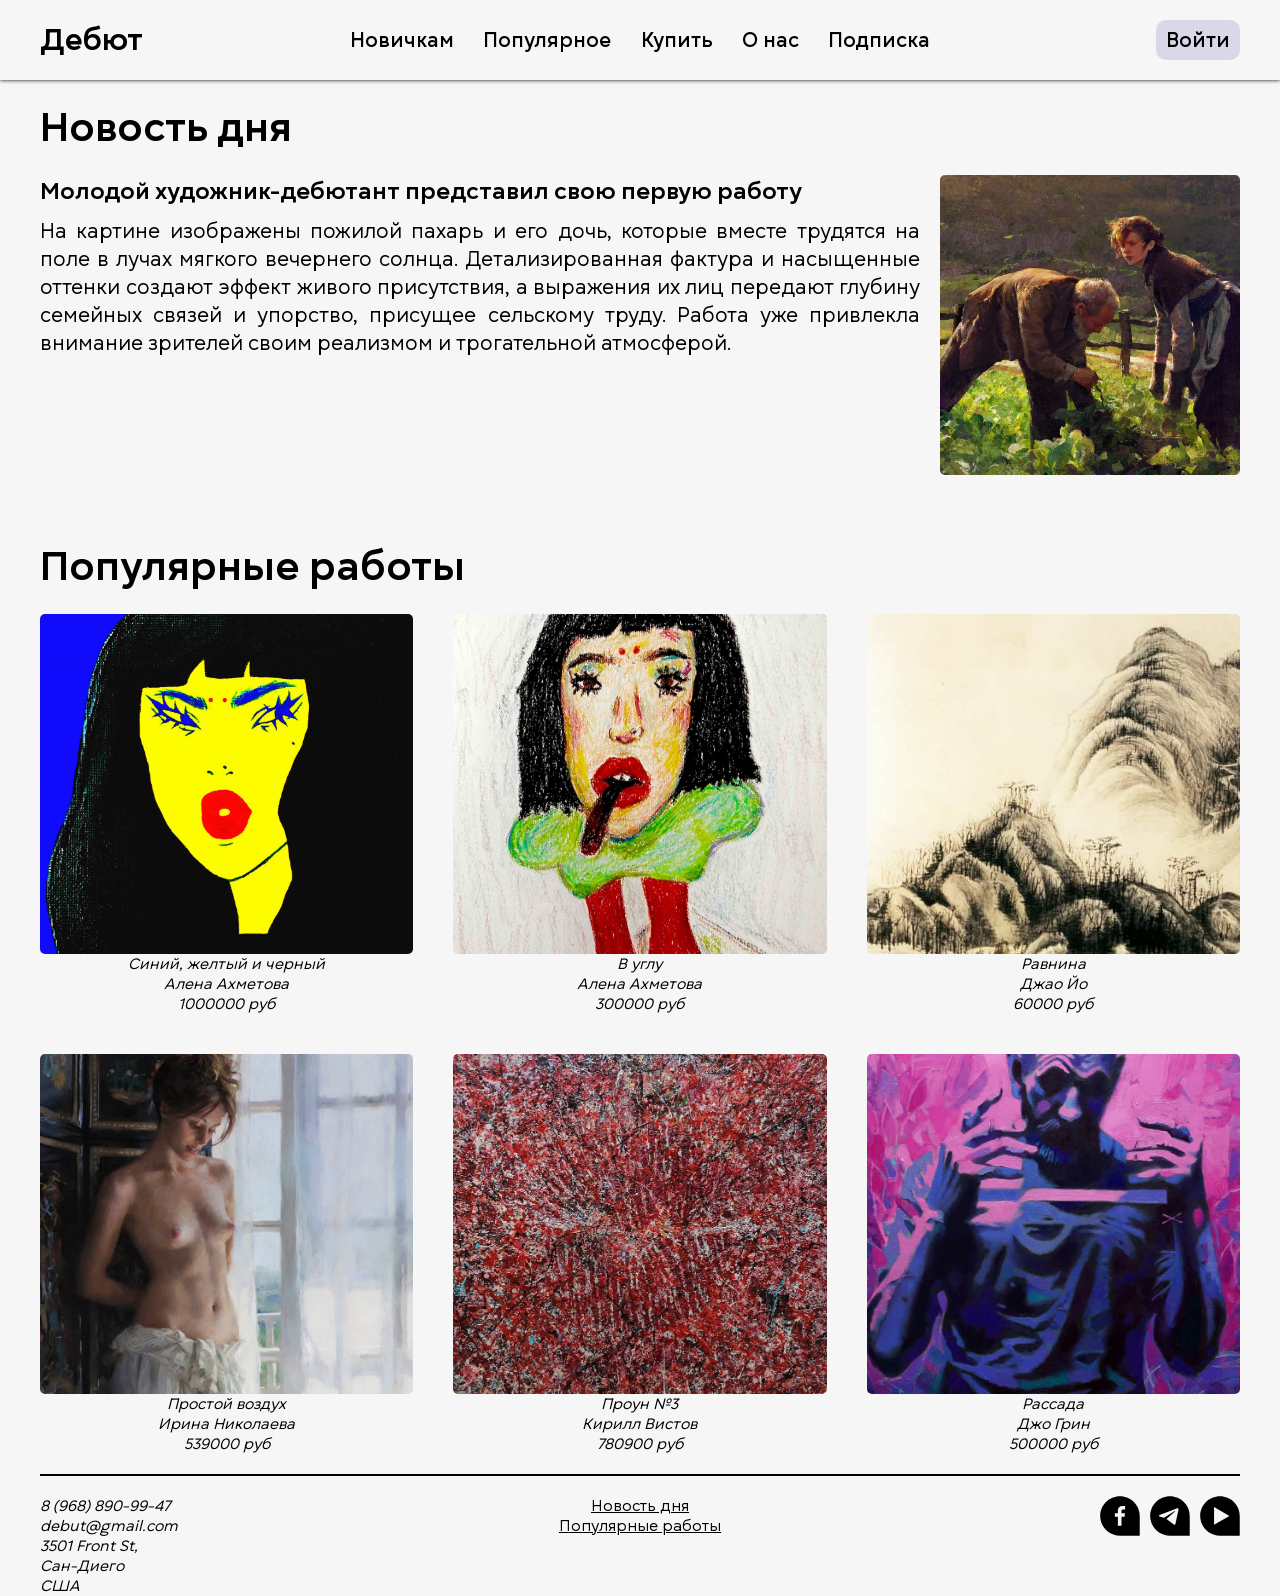
<file: src/index.html>
<!DOCTYPE html>
<html lang="ru">
  <head>
    <meta charset="UTF-8" />
    <meta name="viewport" content="width=device-width, initial-scale=1.0" />
    <meta name="author" content="Denis Kramarenko" />
    <meta
      name="description"
      content="Дебют - сайт, на котором можно посмотреть работы перспективных дебютантов в области художественного искусства"
    />
    <title>Дебют</title>

    <link rel="icon" href="assets/icons/favicon.svg" type="image/svg" />
    <link
      rel="icon"
      href="assets/icons/favicon-512.png"
      sizes="512x512"
      type="image/png"
    />
    <link
      rel="icon"
      href="assets/icons/favicon-192.png"
      sizes="192x192"
      type="image/png"
    />
    <link
      rel="icon"
      href="assets/icons/favicon-96x96.png"
      sizes="96x96"
      type="image/png"
    />
    <link rel="icon" href="assets/icons/favicon.ico" type="image/x-icon" />

    <link rel="stylesheet" href="blocks/global.css" />
    <link rel="stylesheet" href="blocks/nav/nav.css" />
    <link rel="stylesheet" href="blocks/link/link.css" />
    <link rel="stylesheet" href="blocks/list/list.css" />
    <link rel="stylesheet" href="blocks/header/header.css" />
    <link rel="stylesheet" href="blocks/main/main.css" />
    <link rel="stylesheet" href="blocks/news/news.css" />
    <link rel="stylesheet" href="blocks/text/text.css" />
    <link rel="stylesheet" href="blocks/famous/famous.css" />
    <link rel="stylesheet" href="blocks/footer/footer.css" />
    <script src="blocks/script.js" defer></script>
  </head>
  <body>
    <div class="nav">
      <nav class="nav__container">
        <div>
          <header>
            <h1 class="header__h1">Дебют</h1>
          </header>
        </div>
        <div class="nav__news">
          <ul class="nav__links-container list">
            <li class="nav__link-envelop">
              <a class="nav__link link" href="">Новичкам</a>
            </li>
            <li class="nav__link-envelop">
              <a class="nav__link link" href="">Популярное</a>
            </li>
            <li class="nav__link-envelop">
              <a class="nav__link link" href="">Купить</a>
            </li>
            <li class="nav__link-envelop">
              <a class="nav__link link" href="">О нас</a>
            </li>
            <li class="nav__link-envelop">
              <a class="nav__link link" href="">Подписка</a>
            </li>
          </ul>
        </div>
        <div class="nav__register">
          <a class="nav__register-link link" href="">Войти</a>
        </div>
        <div class="nav__burger-menu">
          <span class="nav__burger-menu-span"></span>
          <span class="nav__burger-menu-span"></span>
          <span class="nav__burger-menu-span"></span>
        </div>
      </nav>
    </div>
    <main class="main">
      <div class="main__container">
        <section class="main__section" id="day-news">
          <h2 class="header__h2">Новость дня</h2>
          <div class="news__container">
            <article>
              <h3 class="header__h3 news__header">
                <a href="" class="link link_underline"
                  >Молодой художник-дебютант представил свою первую работу</a
                >
              </h3>
              <p class="text news__text" id="desc-news-picture">
                На картине изображены пожилой пахарь и его дочь, которые вместе
                трудятся на поле в лучах мягкого вечернего солнца.
                Детализированная фактура и насыщенные оттенки создают эффект
                живого присутствия, а выражения их лиц передают глубину семейных
                связей и упорство, присущее сельскому труду. Работа уже
                привлекла внимание зрителей своим реализмом и трогательной
                атмосферой.
              </p>
            </article>
            <a href="" class="news__container-img">
              <picture>
                <source
                  media="(max-width: 450px)"
                  srcset="assets/images/news-450x150.jpg"
                  type="image/jpeg"
                />
                <source
                  media="(max-width: 768px)"
                  srcset="assets/images/news-768x256.jpg"
                  type="image/jpeg"
                />
                <img
                  class="news__img"
                  src="assets/images/picture-image-news.jpg"
                  alt="Картина в зеленых теплых тонах"
                  aria-describedby="desc-news-picture"
                />
              </picture>
            </a>
          </div>
        </section>
        <section class="main__section" id="famous-work">
          <h2 class="header__h2">Популярные работы</h2>
          <div class="famous__container">
            <div class="famous__container-img-1">
              <figure class="famous__container-img-2">
                <a href="" class="famous__link">
                  <picture>
                    <source
                      media="(max-width: 450px)"
                      srcset="assets/images/fam-1-450x444.jpg"
                      type="image/jpeg"
                    />
                    <img
                      src="assets/images/fam-1-big.jpg"
                      alt="Темноволосая девушка с ярко-желтым лицом, красными губами и синими бровями с двумя красными точками на лбу. 
                        Работа выполнена в ярких броских цветах, без переходов между ними."
                      type="image/jpeg"
                      class="famous__img famous__img_hover"
                    />
                  </picture>
                </a>
                <figcaption>
                  <ul class="list famous__description">
                    <li><cite>Синий, желтый и черный</cite></li>
                    <li><cite>Алена Ахметова</cite></li>
                    <li>1000000 руб</li>
                  </ul>
                </figcaption>
              </figure>
            </div>
            <div class="famous__container-img-1">
              <figure class="famous__container-img-2">
                <a href="" class="famous__link">
                  <picture>
                    <source
                      media="(max-width: 450px)"
                      srcset="assets/images/fam-2-350x516.jpg"
                      type="image/jpeg"
                    />
                    <img
                      src="assets/images/fam-2-big.jpg"
                      alt="Девушка с ярким макияжем и красными точками на лбу смотрит на вас. 
                        В её ярко-красных губах сигара.
                        Одета в зеленую прозрачную блузку и красные штаны-клёш."
                      type="image/jpeg"
                      class="famous__img famous__img_hover"
                    />
                  </picture>
                </a>
                <figcaption>
                  <ul class="list famous__description">
                    <li><cite>В углу</cite></li>
                    <li><cite>Алена Ахметова</cite></li>
                    <li>300000 руб</li>
                  </ul>
                </figcaption>
              </figure>
            </div>
            <div class="famous__container-img-1">
              <figure class="famous__container-img-2">
                <a href="" class="famous__link">
                  <picture>
                    <source
                      media="(max-width: 450px)"
                      srcset="assets/images/fam-3-450.jpg"
                      type="image/jpeg"
                    />
                    <img
                      src="assets/images/fam-3-big.jpg"
                      alt="Работа выполненная в Китайском традиционном стиле - черные мазки гор и деревьев на выцветшем желто-коричневом фоне."
                      type="image/jpeg"
                      class="famous__img famous__img_hover"
                    />
                  </picture>
                </a>
                <figcaption>
                  <ul class="list famous__description">
                    <li><cite>Равнина</cite></li>
                    <li><cite>Джао Йо</cite></li>
                    <li>60000 руб</li>
                  </ul>
                </figcaption>
              </figure>
            </div>
            <div class="famous__container-img-1">
              <figure class="famous__container-img-2">
                <a href="" class="famous__link">
                  <picture>
                    <source
                      media="(max-width: 450px)"
                      srcset="assets/images/fam-4-350.jpg"
                      type="image/jpeg"
                    />
                    <img
                      src="assets/images/fam-4-big.jpg"
                      alt="Оголенная по пояс дама, облокачивающаяся на черную расписанную золотом ширму. На фоне летний вид из окна на город"
                      type="image/jpeg"
                      class="famous__img famous__img_hover"
                    />
                  </picture>
                </a>
                <figcaption>
                  <ul class="list famous__description">
                    <li><cite>Простой воздух</cite></li>
                    <li><cite>Ирина Николаева</cite></li>
                    <li>539000 руб</li>
                  </ul>
                </figcaption>
              </figure>
            </div>
            <div class="famous__container-img-1">
              <figure class="famous__container-img-2">
                <a href="" class="famous__link">
                  <picture>
                    <source
                      media="(max-width: 450px)"
                      srcset="assets/images/fam-5-450.jpg"
                      type="image/jpeg"
                    />
                    <img
                      src="assets/images/fam-5-big.jpg"
                      alt="Агрессивная абстракция из белых, красно-кровавых и черных цветов"
                      type="image/jpeg"
                      class="famous__img famous__img_hover"
                    />
                  </picture>
                </a>
                <figcaption>
                  <ul class="list famous__description">
                    <li><cite>Проун №3</cite></li>
                    <li><cite>Кирилл Вистов</cite></li>
                    <li>780900 руб</li>
                  </ul>
                </figcaption>
              </figure>
            </div>
            <div class="famous__container-img-1">
              <figure class="famous__container-img-2">
                <a href="" class="famous__link">
                  <picture>
                    <source
                      media="(max-width: 450px)"
                      srcset="assets/images/fam-6-350.jpg"
                      type="image/jpeg"
                    />
                    <img
                      src="assets/images/fam-6-big.jpg"
                      alt="Работа выполнена в пурпурно-неоновых цветах. 
                        Мужчина 55-70 лет с бородкой и усами. 
                        Руки его расположены близко к голове. 
                        То-ли пытается взяться за голову, то-ли, как паук прядет нить"
                      type="image/jpeg"
                      class="famous__img famous__img_hover"
                    />
                  </picture>
                </a>
                <figcaption>
                  <ul class="list famous__description">
                    <li><cite>Рассада</cite></li>
                    <li><cite>Джо Грин</cite></li>
                    <li>500000 руб</li>
                  </ul>
                </figcaption>
              </figure>
            </div>
          </div>
        </section>
        <footer class="footer">
          <address class="footer__address">
            <a class="link" href="tel:89688909947">8 (968) 890-99-47</a> <br />
            <a class="link" href="mailto:debut@gmail.com">debut@gmail.com</a>
            <br />
            3501 Front St,<br />
            Сан-Диего<br />
            США
          </address>
          <div class="footer__nav">
            <ul class="list">
              <li><a class="link footer__link" href="#day-news">Новость дня</a></li>
              <li>
                <a class="link footer__link" href="#famous-work">Популярные работы</a>
              </li>
            </ul>
          </div>
          <div >
            <ul class="list footer__social-list">
              <li class="footer__social-list-element">
                <a href="">
                  <img class="footer__social-img" src="assets/images/facebook.svg" alt="" />
                </a>
              </li>
              <li class="footer__social-list-element">
                <a href="">
                  <img class="footer__social-img" src="assets/images/telegram.svg" alt="" />
                </a>
              </li>
              <li class="footer__social-list-element">
                <a href="">
                  <img class="footer__social-img" src="assets/images/youtube.svg" alt="" />
                </a>
              </li>
            </ul>
          </div>
        </footer>
      </div>
    </main>
  </body>
</html>
</file>
<file: src/blocks/global.css>
:root {
  --cloud-white: #f6f6f6;
  --cloud-blue: #d8d8e9;

  --transition-background-color-150ms: 150ms background-color;
}

@font-face {
  font-family: "Gogh";
  src: url("../assets/fonts/GoghVariable-Regular.ttf");
  font-weight: 400 500 600;
  font-style: normal;
}

* {
  margin: 0px;
  padding: 0px;
  box-sizing: border-box;
}

html {
  font-size: 62.5%;
  scroll-behavior: smooth;
}

body {
  font-family: "Gogh";
  font-style: normal;
  background-color: var(--cloud-white);
}
</file>
<file: src/blocks/nav/nav.css>
.nav {
  position: sticky;
  top: 0;
  display: flex;
  justify-content: center;
  align-items: center;
  font-weight: 500;
  height: 80px;
  white-space: nowrap;
  background-color: var(--cloud-white);
  box-shadow: 0 0.1px 4px black;
  z-index: 1;
}

.nav__container {
  display: grid;
  grid-template-columns: 1fr 2fr 1fr;
  align-items: center;
  width: 1200px;
  margin-inline: 20px;
  font-size: 2rem;
}

.nav__links-container {
  height: 100%;
  display: flex;
  justify-content: space-between;
  align-items: center;
}

.nav__link {
  display: inline-flex;
  align-items: center;
  height: 100%;
  padding-inline: 10px;
  border-radius: 10px;
  transition: var(--transition-background-color-150ms);
}

.nav__link:hover {
  background-color: var(--cloud-blue);
}

.nav__link-envelop {
  display: inline;
  height: 100%;
}

.nav__news {
  height: 100%;
}

.nav__register {
  display: flex;
  justify-content: end;
}

.nav__register-link {
  border-radius: 10px;
  padding-block: 6px;
  padding-inline: 10px;
  background-color: var(--cloud-blue);
  transition: var(--transition-background-color-150ms);
}

.nav__register-link:hover {
  background-color: hsl(240, 28%, 80%);
}

.nav__burger-menu {
  display: none;
  width: 40px;
  height: 30px;
  transition: transform 0.5;
  cursor: pointer;
  z-index: 1;
}

.nav__burger-menu-span {
  display: block;
  width: 100%;
  height: 4px;
  background-color: black;
  border-radius: 10px;
  transition: var(--transition-background-color-150ms), transform 0.2s;
}

@media (max-width: 926px) {
  .nav {
    height: 50%;
  }

  .nav__container {
    display: flex;
    justify-content: space-between;
  }

  .nav__news {
    position: fixed;
    top: 0;
    right: -50%;
    width: 50%;
    transition: right 0.5s;
  }

  .nav__links-container {
    padding-top: 80px;
    height: 100%;
    display: flex;
    gap: 40px;
    flex-direction: column;
    justify-content: right;
    background-color: #d8d8e97e;
    backdrop-filter: blur(10px);
    font-size: 2.5rem;
  }

  .nav__link-envelop {
    display: flex;
    justify-content: right;
    height: fit-content;
    width: 100%;
  }

  .nav__link {
    display: inline-block;
    text-align: right;
    width: fit-content;
    height: 100%;
    padding-left: 10px;
    border-radius: 0px;
  }

  .nav__register {
    display: none;
  }

  .nav__link:hover {
    background-color: transparent;
  }

  .nav__burger-menu_open .nav__news {
    right: 0;
  }

  .nav__burger-menu {
    display: flex;
    gap: 5px;
    align-content: space-between;
    justify-content: center;
    flex-wrap: wrap;
  }

  .nav__burger-menu_open .nav__burger-menu :nth-child(1) {
    transform: translateY(13px) rotate(45deg);
  }
  .nav__burger-menu_open .nav__burger-menu :nth-child(2) {
    background-color: transparent;
  }
  .nav__burger-menu_open .nav__burger-menu :nth-child(3) {
    transform: translateY(-12px) rotate(-45deg);
  }
}
</file>
<file: src/blocks/link/link.css>
.link {
  color: inherit;
  text-decoration: none;
}

.link_underline {
  position: relative;
  width: fit-content;
}

.link_underline::after {
  content: "";
  position: absolute;
  left: 0;
  bottom: -2px;
  height: 2px;
  width: 0;
  background-color: black;
  transition: width 0.7s;
}

.link_underline:hover::after {
  width: 100%;
}

@media (max-width: 768px) {
  .link_underline {
    cursor: default;
    pointer-events: none;
  }
}
</file>
<file: src/blocks/list/list.css>
.list {
  list-style: none;
}
</file>
<file: src/blocks/header/header.css>
.header__h1 {
  font-size: 3rem;
  font-weight: 600;
}

.header__h2 {
  font-size: 4rem;
  margin-bottom: 20px;
  font-weight: 600;
}

.header__h3 {
  font-size: 2.3rem;
  width: fit-content;
  font-weight: 600;
}
</file>
<file: src/blocks/main/main.css>
.main {
  display: flex;
  justify-content: center;
}

.main__container {
  width: 1200px;
  margin-inline: 20px;
}

.main__section {
  margin-top: 20px;
  padding-bottom: 20px;
}

.main__section:not(:nth-child(1)) {
  margin-top: 40px;
}
</file>
<file: src/blocks/news/news.css>
.news__container {
  display: flex;
  gap: 20px;
}

.news__img {
  width: 300px;
  height: 300px;
  border-radius: 5px;
}

.news__container-img {
  cursor: default;
  pointer-events: none;
}

.news__header {
  margin-bottom: 10px;
}

@media (max-width: 768px) {
  .news__container {
    flex-direction: column-reverse;
    gap: 15px;
  }
  
  .news__img {
    width: 100%;
    height: 100%;
  }
  
  .news__container-img {
    cursor: pointer;
    pointer-events: auto;
  }
  
  .news__text {
    display: none;
  }
  .news__header {
    margin-bottom: 0px;
  }
}
</file>
<file: src/blocks/text/text.css>
.text {
  font-size: 2rem;
  text-align: justify;
}
</file>
<file: src/blocks/famous/famous.css>
.famous__container {
  display: grid;
  grid-template-columns: repeat(3, 1fr);
  grid-template-rows: repeat(2, 400px);
  width: 100%;
  gap: 40px;
}

.famous__container-img-1 {
  width: 100%;
  height: 100%;
}

.famous__container-img-2 {
  width: 100%;
  height: 100%;
  display: flex;
  flex-direction: column;
}

.famous__link,
.famous__img {
  width: 100%;
  height: 100%;
  object-fit: cover;
  overflow: hidden;
  border-radius: 5px;
}

.famous__description {
  text-align: center;
  font-style: italic;
  font-size: 1.5rem;
}

.famous__img_hover {
  transform: scale(1.1);
  transform-origin: center;
  transition: transform 0.4s;
}

.famous__img_hover:hover {
  transform: scale(1);
}

@media (max-width: 768px) {
  .famous__container {
    display: grid;
    grid-template-columns: repeat(2, 1fr);
    grid-template-rows: repeat(3, 300px);
    row-gap: 40px;
    column-gap: 20px;
  }

  .famous__description {
    font-size: 1.2rem;
  }

  .famous__img_hover {
    transform: scale(1);
    transform-origin: none;
    transition: transform none;
  }
}
</file>
<file: src/blocks/footer/footer.css>
.footer {
  border-top: 2px solid black;
  display: grid;
  grid-template-columns: repeat(3, 1fr);
  justify-content: space-between;
  font-size: 1.5rem;
  padding-top: 20px;
}

.footer__link {
  text-decoration: underline;
}

.footer__social-list {
  display: flex;
  justify-content: right;
  gap: 10px;
}

.footer__social-list-element {
  width: 40px;
  height: 40px;
}

.footer__social-img {
  width: 100%;
  height: 100%;
}

.footer__nav {
  text-align: center;
}

@media (max-width: 768px) {
  .footer {
    grid-template-columns: 1fr;
    grid-template-rows: repeat(2, 1fr);
    gap: 30px;
    font-size: 1.8rem;
  }

  .footer__address {
    display: none;
  }

  .footer__social-list {
    justify-content: center;
    gap: 10px;
  }
}
</file>
